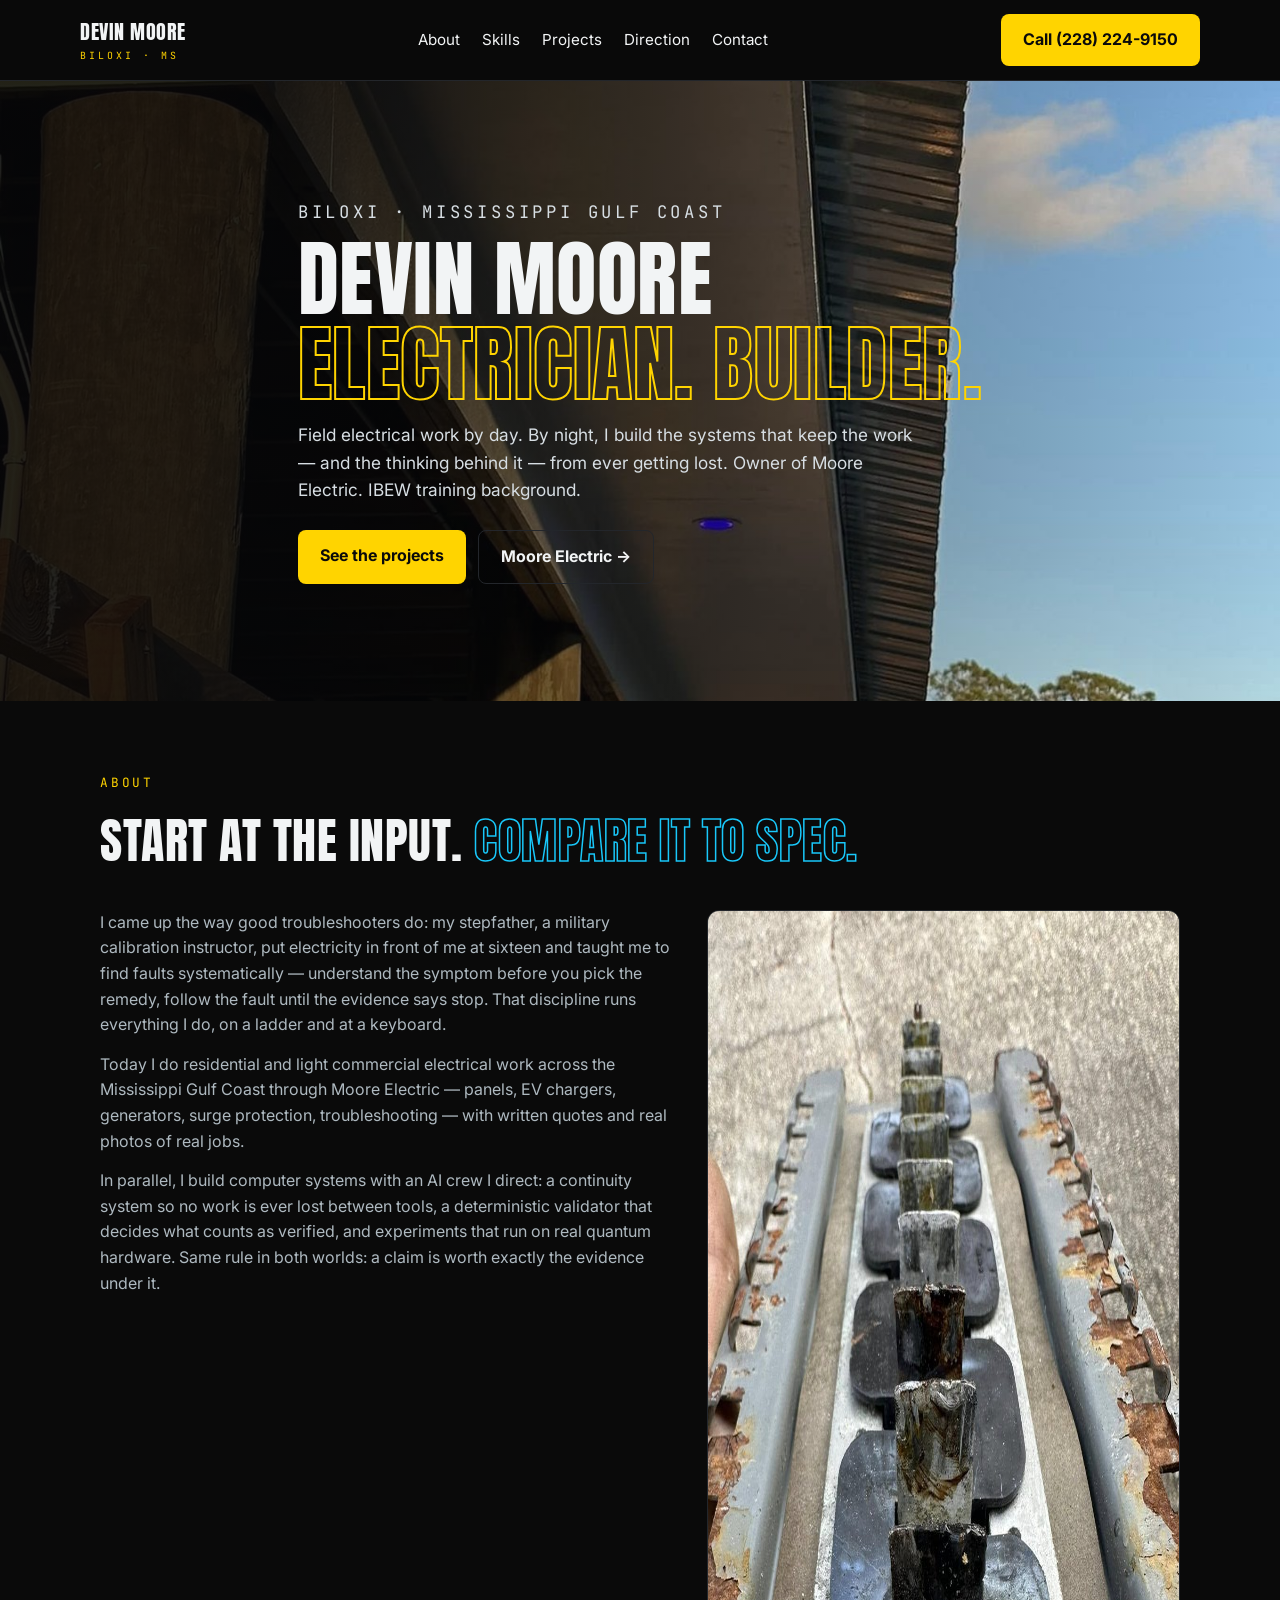
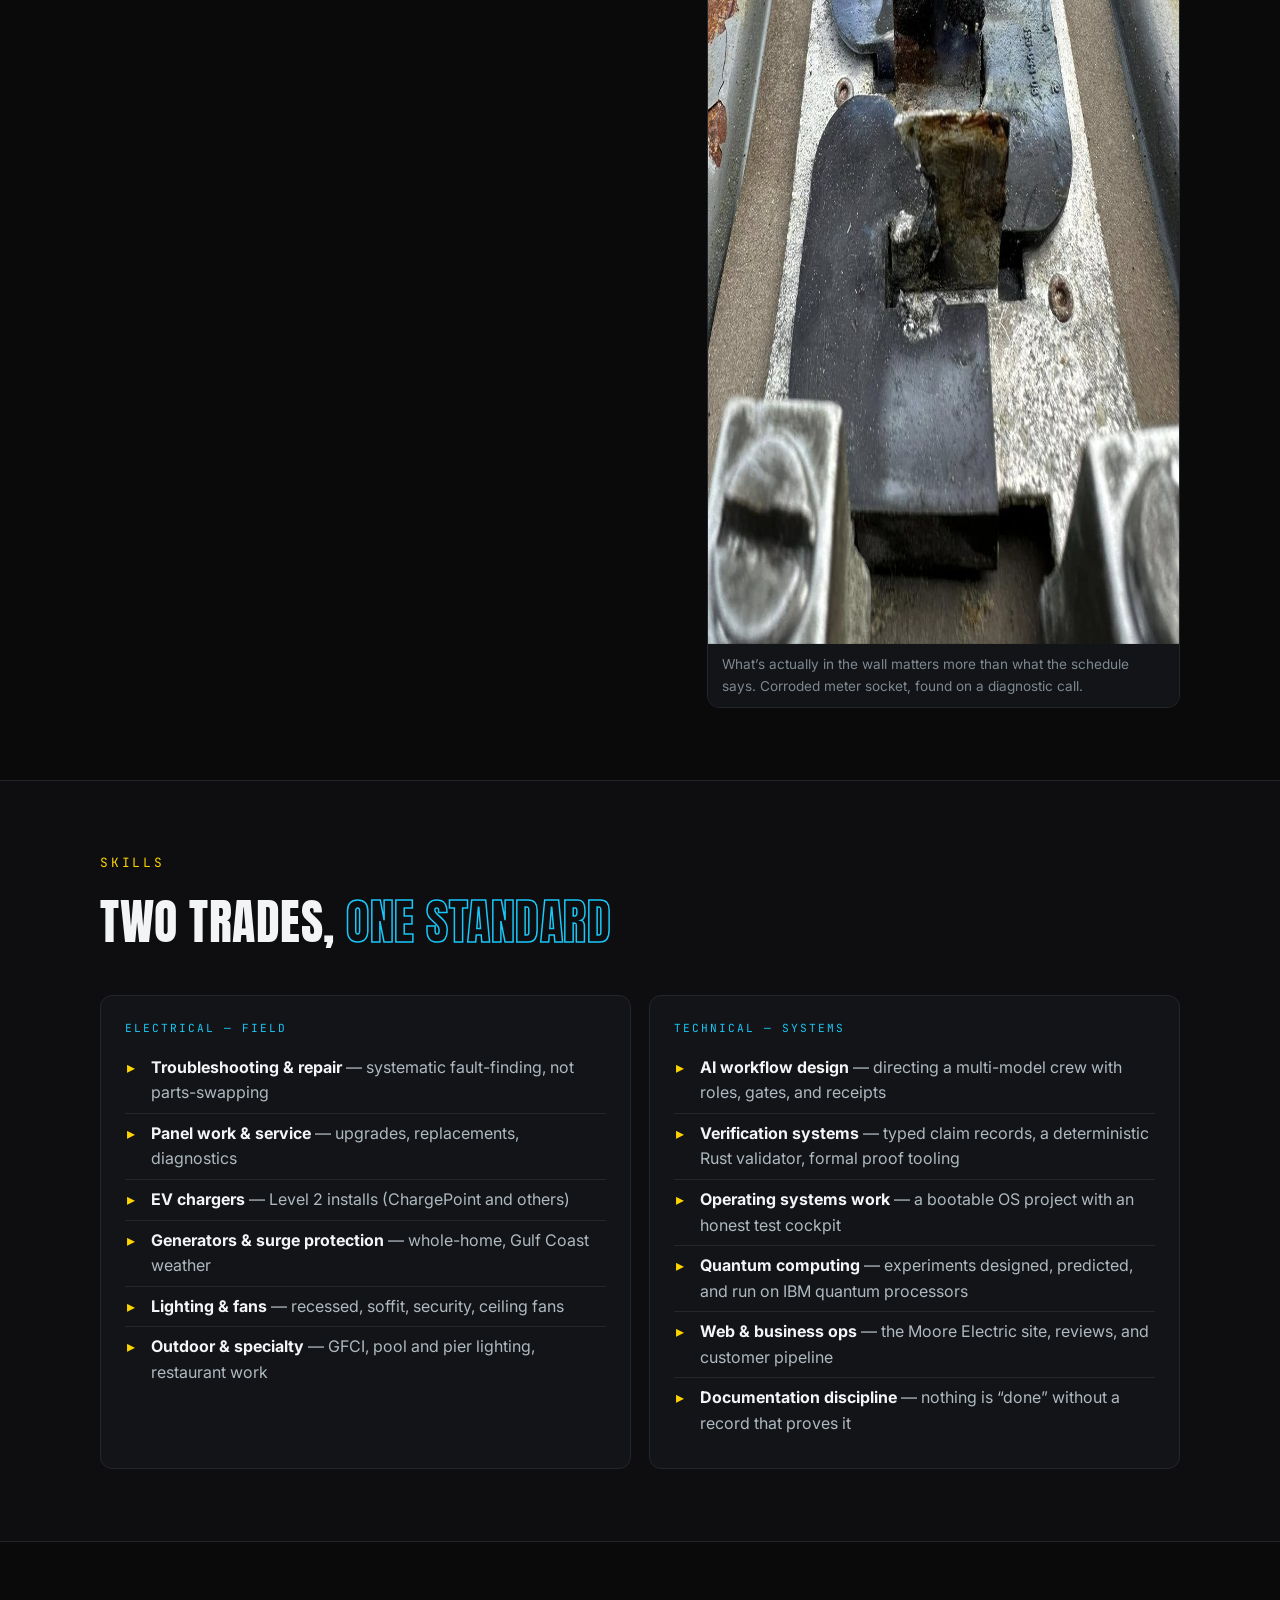
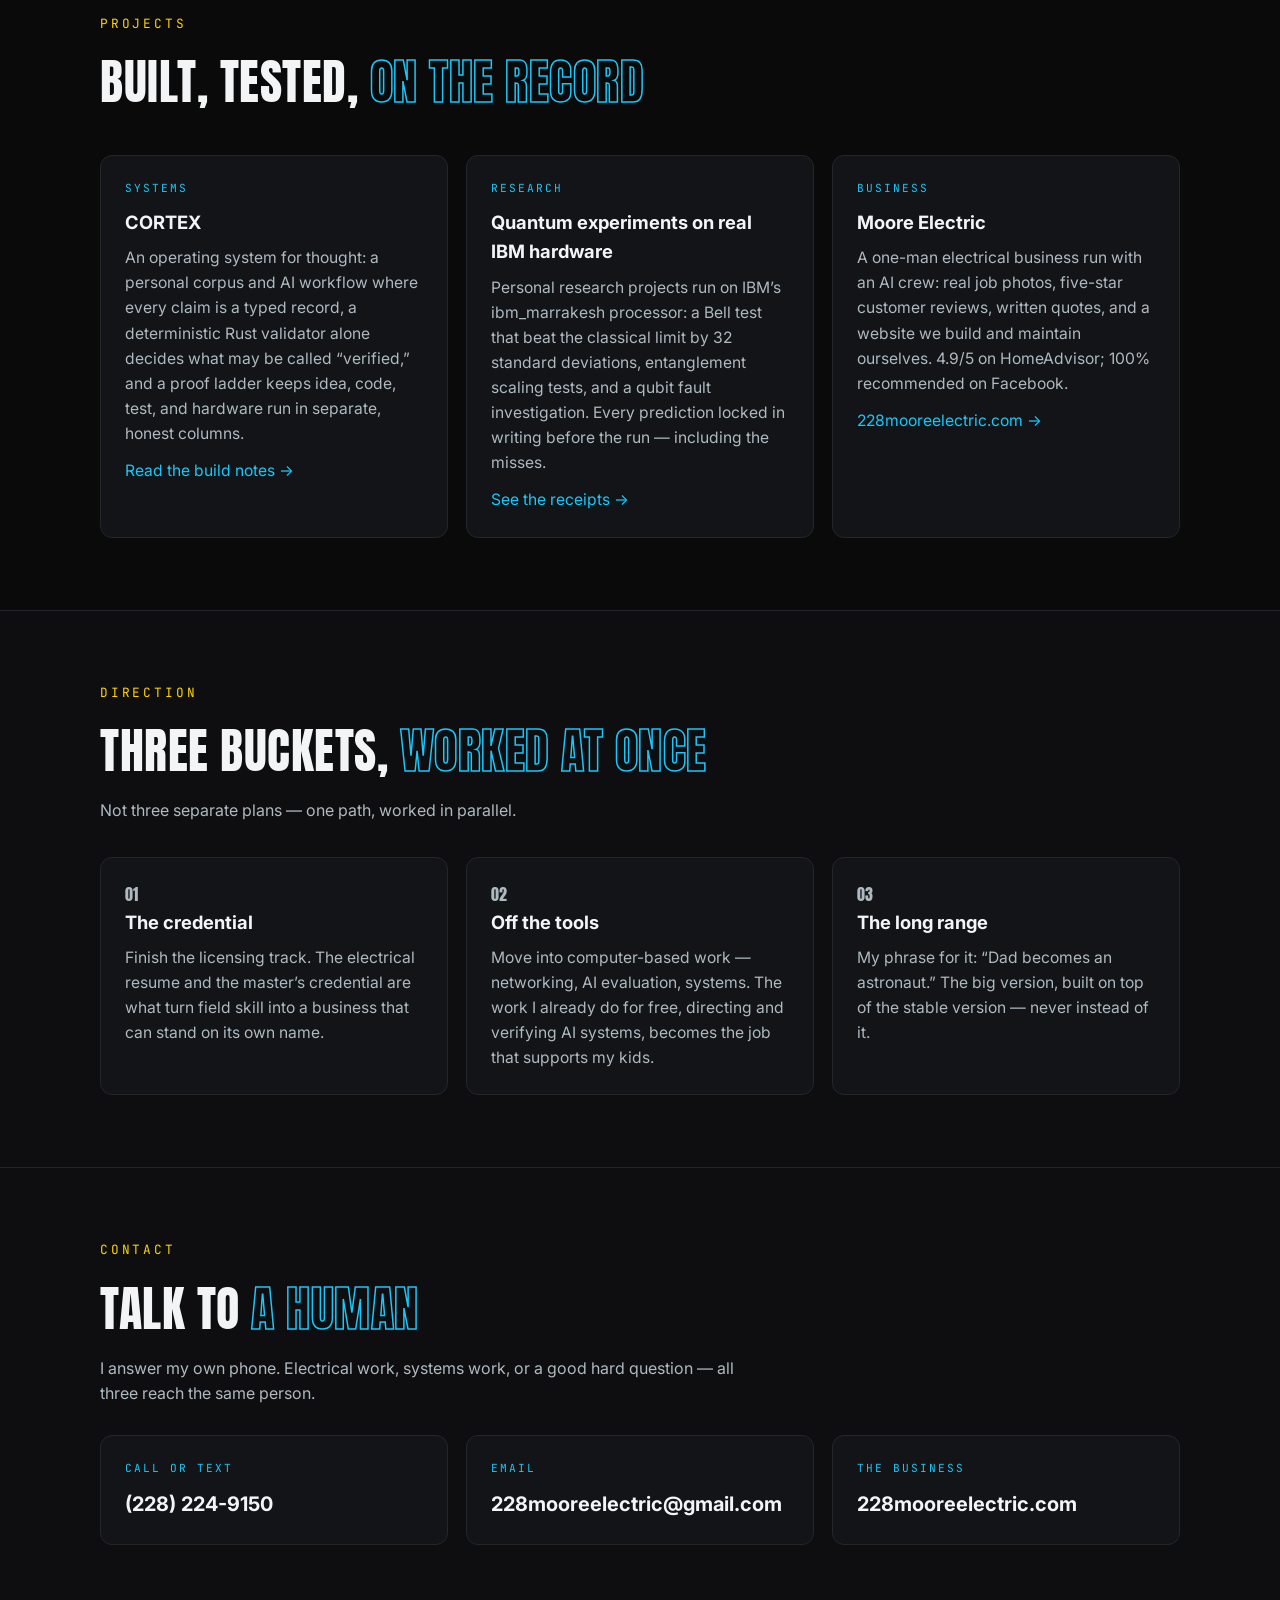
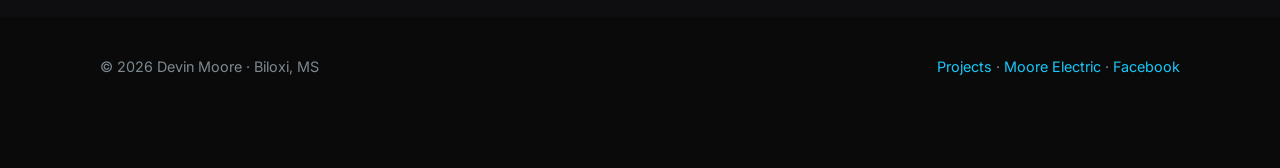
<file: index.html>
<!DOCTYPE html>
<html lang="en">
<head>
<meta charset="UTF-8">
<meta name="viewport" content="width=device-width, initial-scale=1.0">
<title>Devin Moore — Electrician &amp; Builder | Biloxi, MS Gulf Coast</title>
<meta name="description" content="Devin Moore of Biloxi, Mississippi: field electrician with an IBEW training background, owner of Moore Electric, and builder of CORTEX — an AI-assisted operating workflow with verified claim records. Real quantum experiments on IBM hardware.">
<meta property="og:type" content="profile">
<meta property="og:site_name" content="Devin Moore">
<meta property="og:title" content="Devin Moore — Electrician &amp; Builder | Biloxi, MS">
<meta property="og:description" content="Field electrician. Systems thinker. Builder of CORTEX and Moore Electric on the Mississippi Gulf Coast.">
<meta property="og:image" content="https://228mooreelectric.com/devin-moore/img/og-image.jpg">
<meta property="og:image:width" content="1200">
<meta property="og:image:height" content="630">
<meta name="twitter:card" content="summary_large_image">
<meta name="twitter:title" content="Devin Moore — Electrician &amp; Builder | Biloxi, MS">
<meta name="twitter:description" content="Field electrician. Systems thinker. Builder of CORTEX and Moore Electric on the Mississippi Gulf Coast.">
<meta name="twitter:image" content="https://228mooreelectric.com/devin-moore/img/og-image.jpg">
<link rel="preconnect" href="https://fonts.googleapis.com">
<link rel="preconnect" href="https://fonts.gstatic.com" crossorigin>
<link href="https://fonts.googleapis.com/css2?family=Anton&family=Inter:wght@400;500;600;700&family=JetBrains+Mono:wght@400;700&display=swap" rel="stylesheet">
<link rel="stylesheet" href="styles.css">
</head>
<body>
<header class="site">
  <div class="wrap nav">
    <a class="brand" href="index.html">DEVIN MOORE<small>BILOXI · MS</small></a>
    <nav class="links" aria-label="Primary">
      <a href="#about">About</a>
      <a href="#skills">Skills</a>
      <a href="#projects">Projects</a>
      <a href="#direction">Direction</a>
      <a href="#contact">Contact</a>
    </nav>
    <a class="btn btn-volt" href="tel:+12282249150">Call (228) 224-9150</a>
  </div>
</header>

<main>
  <section class="hero" aria-label="Introduction">
    <figure>
      <img src="img/hero.jpg" alt="Pier house soffit at golden hour with blue LED recessed lighting installed by Devin Moore" width="1600" height="900">
      <div class="shade" aria-hidden="true"></div>
      <div class="hero-in">
        <div class="wrap">
          <p class="eyebrow">Biloxi · Mississippi Gulf Coast</p>
          <h1 class="display">Devin Moore<br><span class="stroke">Electrician. Builder.</span></h1>
          <p>Field electrical work by day. By night, I build the systems that keep the work — and the thinking behind it — from ever getting lost. Owner of Moore Electric. IBEW training background.</p>
          <div class="cta-row">
            <a class="btn btn-volt" href="#projects">See the projects</a>
            <a class="btn btn-ghost" href="https://228mooreelectric.com">Moore Electric →</a>
          </div>
        </div>
      </div>
    </figure>
  </section>

  <section id="about">
    <div class="wrap">
      <p class="eyebrow">About</p>
      <h2 class="display">Start at the input. <span class="stroke">Compare it to spec.</span></h2>
      <div class="split">
        <div>
          <p class="sub" style="margin-bottom:14px">I came up the way good troubleshooters do: my stepfather, a military calibration instructor, put electricity in front of me at sixteen and taught me to find faults systematically — understand the symptom before you pick the remedy, follow the fault until the evidence says stop. That discipline runs everything I do, on a ladder and at a keyboard.</p>
          <p class="sub" style="margin-bottom:14px">Today I do residential and light commercial electrical work across the Mississippi Gulf Coast through Moore Electric — panels, EV chargers, generators, surge protection, troubleshooting — with written quotes and real photos of real jobs.</p>
          <p class="sub">In parallel, I build computer systems with an AI crew I direct: a continuity system so no work is ever lost between tools, a deterministic validator that decides what counts as verified, and experiments that run on real quantum hardware. Same rule in both worlds: a claim is worth exactly the evidence under it.</p>
        </div>
        <figure>
          <img src="img/meter.jpg" alt="Close-up of heat-damaged, corroded meter socket contacts found during a diagnostic call" width="1000" height="1333" loading="lazy">
          <figcaption>What&rsquo;s actually in the wall matters more than what the schedule says. Corroded meter socket, found on a diagnostic call.</figcaption>
        </figure>
      </div>
    </div>
  </section>

  <section id="skills" style="background:var(--panel2);border-top:1px solid var(--line);border-bottom:1px solid var(--line)">
    <div class="wrap">
      <p class="eyebrow">Skills</p>
      <h2 class="display">Two trades, <span class="stroke">one standard</span></h2>
      <div class="grid c2">
        <div class="card">
          <span class="tag">Electrical — field</span>
          <ul class="ticks">
            <li><strong>Troubleshooting &amp; repair</strong> — systematic fault-finding, not parts-swapping</li>
            <li><strong>Panel work &amp; service</strong> — upgrades, replacements, diagnostics</li>
            <li><strong>EV chargers</strong> — Level 2 installs (ChargePoint and others)</li>
            <li><strong>Generators &amp; surge protection</strong> — whole-home, Gulf Coast weather</li>
            <li><strong>Lighting &amp; fans</strong> — recessed, soffit, security, ceiling fans</li>
            <li><strong>Outdoor &amp; specialty</strong> — GFCI, pool and pier lighting, restaurant work</li>
          </ul>
        </div>
        <div class="card">
          <span class="tag">Technical — systems</span>
          <ul class="ticks">
            <li><strong>AI workflow design</strong> — directing a multi-model crew with roles, gates, and receipts</li>
            <li><strong>Verification systems</strong> — typed claim records, a deterministic Rust validator, formal proof tooling</li>
            <li><strong>Operating systems work</strong> — a bootable OS project with an honest test cockpit</li>
            <li><strong>Quantum computing</strong> — experiments designed, predicted, and run on IBM quantum processors</li>
            <li><strong>Web &amp; business ops</strong> — the Moore Electric site, reviews, and customer pipeline</li>
            <li><strong>Documentation discipline</strong> — nothing is &ldquo;done&rdquo; without a record that proves it</li>
          </ul>
        </div>
      </div>
    </div>
  </section>

  <section id="projects">
    <div class="wrap">
      <p class="eyebrow">Projects</p>
      <h2 class="display">Built, tested, <span class="stroke">on the record</span></h2>
      <div class="grid c3">
        <article class="card">
          <span class="tag">Systems</span>
          <h3>CORTEX</h3>
          <p>An operating system for thought: a personal corpus and AI workflow where every claim is a typed record, a deterministic Rust validator alone decides what may be called &ldquo;verified,&rdquo; and a proof ladder keeps idea, code, test, and hardware run in separate, honest columns.</p>
          <p style="margin-top:12px"><a href="projects.html#cortex">Read the build notes →</a></p>
        </article>
        <article class="card">
          <span class="tag">Research</span>
          <h3>Quantum experiments on real IBM hardware</h3>
          <p>Personal research projects run on IBM&rsquo;s ibm_marrakesh processor: a Bell test that beat the classical limit by 32 standard deviations, entanglement scaling tests, and a qubit fault investigation. Every prediction locked in writing before the run — including the misses.</p>
          <p style="margin-top:12px"><a href="projects.html#quantum">See the receipts →</a></p>
        </article>
        <article class="card">
          <span class="tag">Business</span>
          <h3>Moore Electric</h3>
          <p>A one-man electrical business run with an AI crew: real job photos, five-star customer reviews, written quotes, and a website we build and maintain ourselves. 4.9/5 on HomeAdvisor; 100% recommended on Facebook.</p>
          <p style="margin-top:12px"><a href="https://228mooreelectric.com">228mooreelectric.com →</a></p>
        </article>
      </div>
    </div>
  </section>

  <section id="direction" style="background:var(--panel2);border-top:1px solid var(--line);border-bottom:1px solid var(--line)">
    <div class="wrap">
      <p class="eyebrow">Direction</p>
      <h2 class="display">Three buckets, <span class="stroke">worked at once</span></h2>
      <p class="sub">Not three separate plans — one path, worked in parallel.</p>
      <div class="grid c3">
        <div class="card">
          <p class="bucket-num">01</p>
          <h3>The credential</h3>
          <p>Finish the licensing track. The electrical resume and the master&rsquo;s credential are what turn field skill into a business that can stand on its own name.</p>
        </div>
        <div class="card">
          <p class="bucket-num">02</p>
          <h3>Off the tools</h3>
          <p>Move into computer-based work — networking, AI evaluation, systems. The work I already do for free, directing and verifying AI systems, becomes the job that supports my kids.</p>
        </div>
        <div class="card">
          <p class="bucket-num">03</p>
          <h3>The long range</h3>
          <p>My phrase for it: &ldquo;Dad becomes an astronaut.&rdquo; The big version, built on top of the stable version — never instead of it.</p>
        </div>
      </div>
    </div>
  </section>

  <section id="contact" class="contact-band" style="border:0">
    <div class="wrap">
      <p class="eyebrow">Contact</p>
      <h2 class="display">Talk to <span class="stroke">a human</span></h2>
      <p class="sub">I answer my own phone. Electrical work, systems work, or a good hard question — all three reach the same person.</p>
      <div class="contact-grid">
        <div class="card"><span class="tag">Call or text</span><a class="big" href="tel:+12282249150">(228) 224-9150</a></div>
        <div class="card"><span class="tag">Email</span><a class="big" href="mailto:228mooreelectric@gmail.com">228mooreelectric@gmail.com</a></div>
        <div class="card"><span class="tag">The business</span><a class="big" href="https://228mooreelectric.com">228mooreelectric.com</a></div>
      </div>
    </div>
  </section>
</main>

<footer class="site">
  <div class="wrap row">
    <span>© 2026 Devin Moore · Biloxi, MS</span>
    <span><a href="projects.html">Projects</a> · <a href="https://228mooreelectric.com">Moore Electric</a> · <a href="https://www.facebook.com/228MooreElectric">Facebook</a></span>
  </div>
</footer>

<div class="callbar" role="navigation" aria-label="Quick contact">
  <a href="tel:+12282249150">Call (228) 224-9150</a>
  <a href="sms:+12282249150">Text</a>
</div>
</body>
</html>
</file>
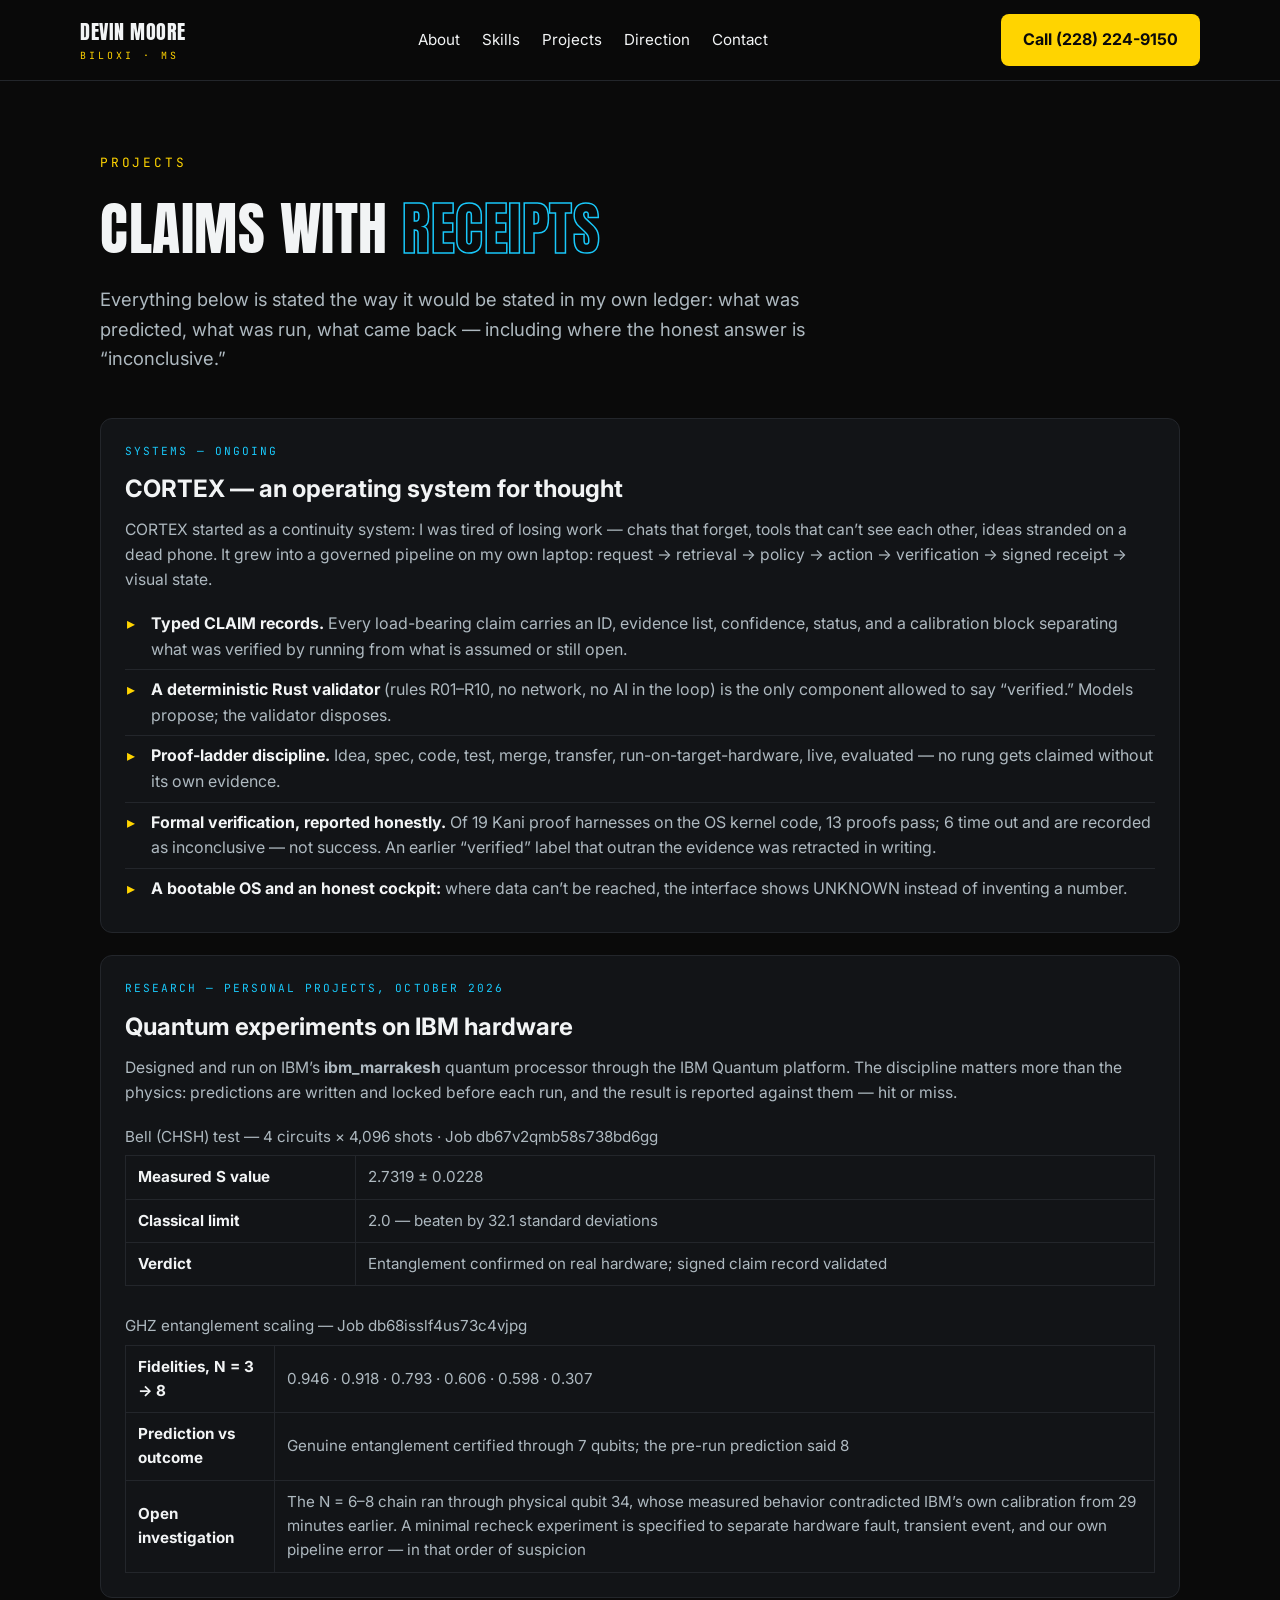
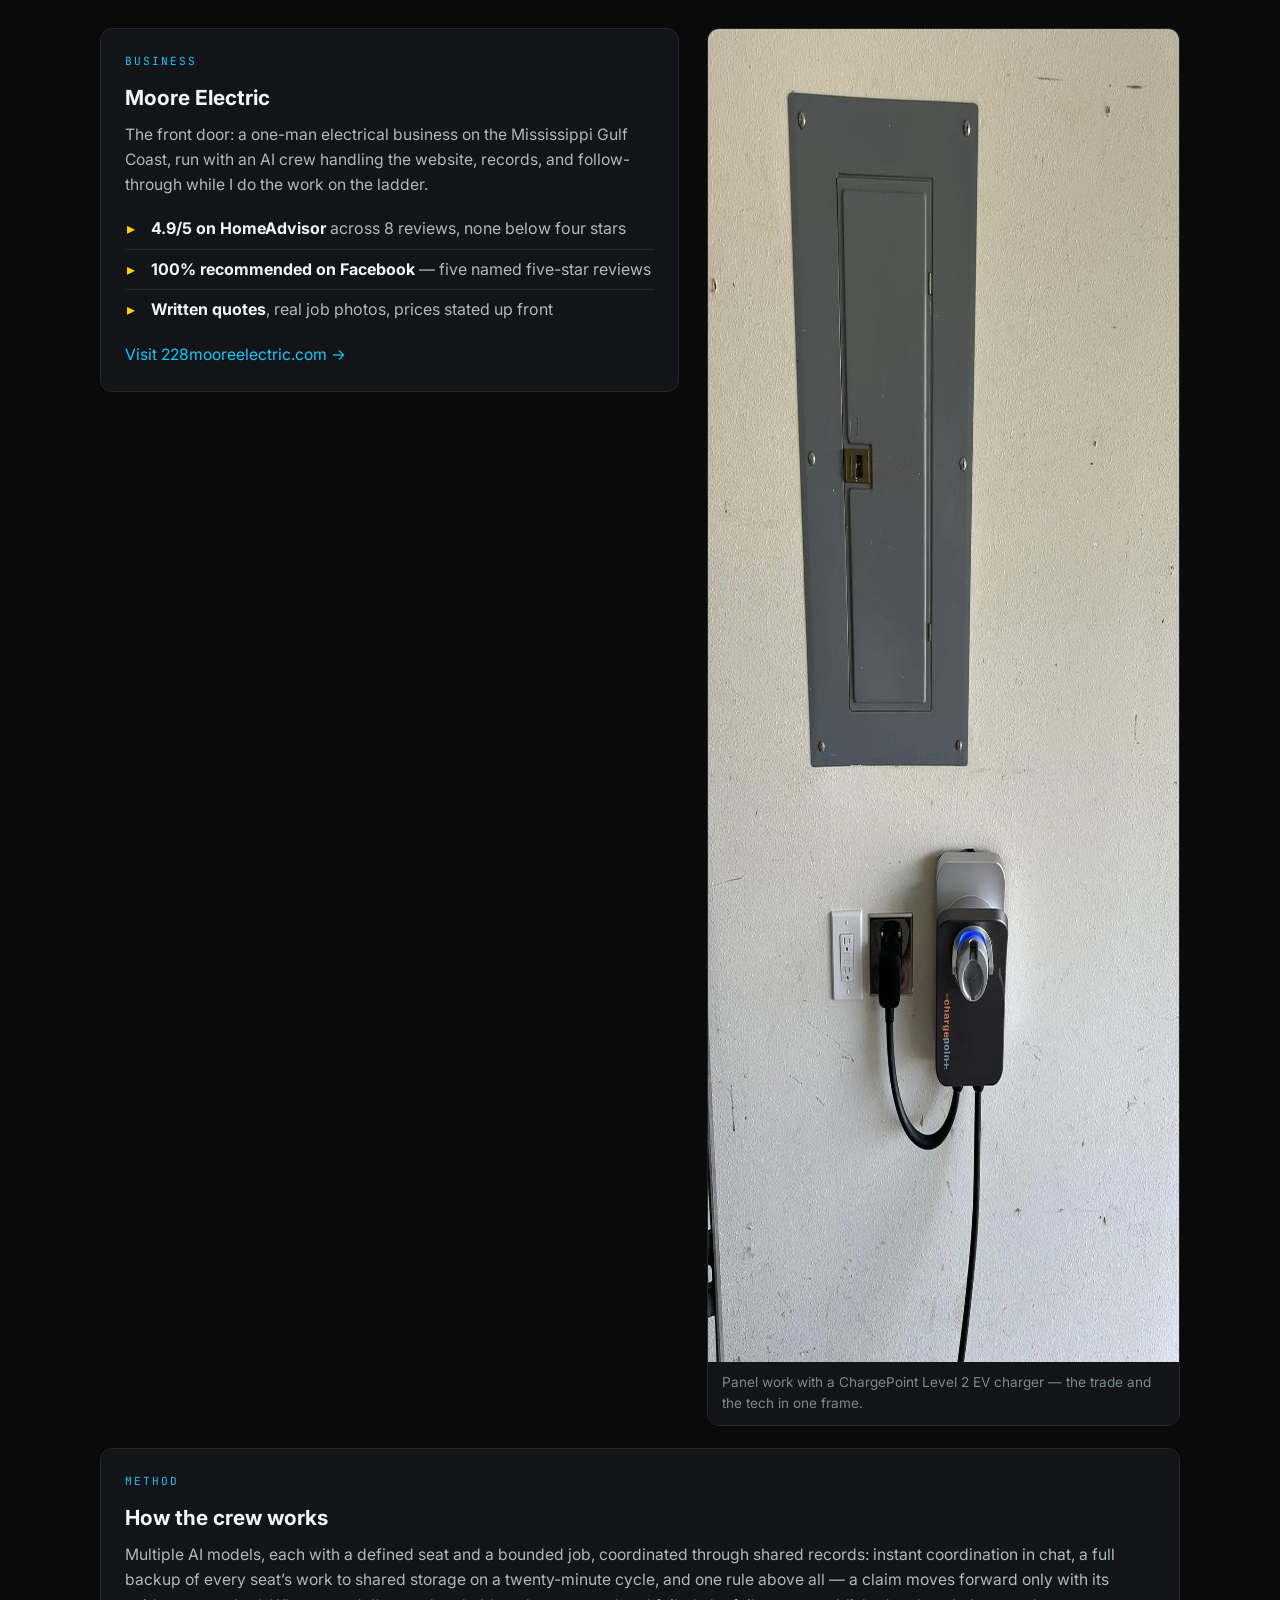
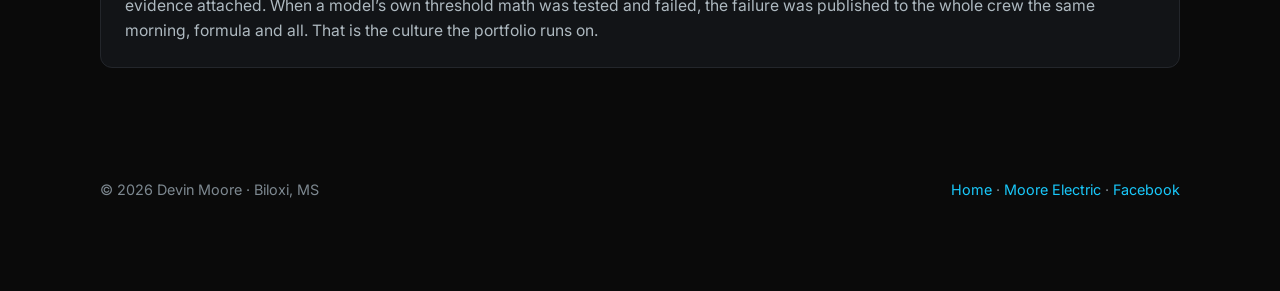
<file: projects.html>
<!DOCTYPE html>
<html lang="en">
<head>
<meta charset="UTF-8">
<meta name="viewport" content="width=device-width, initial-scale=1.0">
<title>Projects — Devin Moore | CORTEX, Quantum Experiments, Moore Electric</title>
<meta name="description" content="Build notes and receipts: CORTEX (typed claim records, deterministic Rust validator), quantum experiments on IBM's ibm_marrakesh with predictions locked before each run, and Moore Electric.">
<meta property="og:type" content="website">
<meta property="og:site_name" content="Devin Moore">
<meta property="og:title" content="Projects — Devin Moore">
<meta property="og:description" content="CORTEX, real IBM quantum experiments with locked predictions, and Moore Electric. Claims with receipts.">
<meta property="og:image" content="https://228mooreelectric.com/devin-moore/img/og-image.jpg">
<meta property="og:image:width" content="1200">
<meta property="og:image:height" content="630">
<meta name="twitter:card" content="summary_large_image">
<meta name="twitter:title" content="Projects — Devin Moore">
<meta name="twitter:description" content="CORTEX, real IBM quantum experiments with locked predictions, and Moore Electric. Claims with receipts.">
<meta name="twitter:image" content="https://228mooreelectric.com/devin-moore/img/og-image.jpg">
<link rel="preconnect" href="https://fonts.googleapis.com">
<link rel="preconnect" href="https://fonts.gstatic.com" crossorigin>
<link href="https://fonts.googleapis.com/css2?family=Anton&family=Inter:wght@400;500;600;700&family=JetBrains+Mono:wght@400;700&display=swap" rel="stylesheet">
<link rel="stylesheet" href="styles.css">
</head>
<body>
<header class="site">
  <div class="wrap nav">
    <a class="brand" href="index.html">DEVIN MOORE<small>BILOXI · MS</small></a>
    <nav class="links" aria-label="Primary">
      <a href="index.html#about">About</a>
      <a href="index.html#skills">Skills</a>
      <a href="index.html#projects">Projects</a>
      <a href="index.html#direction">Direction</a>
      <a href="index.html#contact">Contact</a>
    </nav>
    <a class="btn btn-volt" href="tel:+12282249150">Call (228) 224-9150</a>
  </div>
</header>

<main>
  <section aria-label="Projects">
    <div class="wrap">
      <p class="eyebrow">Projects</p>
      <h1 class="display" style="font-size:clamp(2.2rem,6vw,3.6rem);margin:10px 0 10px">Claims with <span style="color:transparent;-webkit-text-stroke:1.5px var(--blue)">receipts</span></h1>
      <p class="lede">Everything below is stated the way it would be stated in my own ledger: what was predicted, what was run, what came back — including where the honest answer is &ldquo;inconclusive.&rdquo;</p>

      <article id="cortex" class="card" style="margin-top:44px">
        <span class="tag">Systems — ongoing</span>
        <h3 style="font-size:1.5rem">CORTEX — an operating system for thought</h3>
        <p style="margin-bottom:12px">CORTEX started as a continuity system: I was tired of losing work — chats that forget, tools that can&rsquo;t see each other, ideas stranded on a dead phone. It grew into a governed pipeline on my own laptop: request → retrieval → policy → action → verification → signed receipt → visual state.</p>
        <ul class="ticks">
          <li><strong>Typed CLAIM records.</strong> Every load-bearing claim carries an ID, evidence list, confidence, status, and a calibration block separating what was verified by running from what is assumed or still open.</li>
          <li><strong>A deterministic Rust validator</strong> (rules R01–R10, no network, no AI in the loop) is the only component allowed to say &ldquo;verified.&rdquo; Models propose; the validator disposes.</li>
          <li><strong>Proof-ladder discipline.</strong> Idea, spec, code, test, merge, transfer, run-on-target-hardware, live, evaluated — no rung gets claimed without its own evidence.</li>
          <li><strong>Formal verification, reported honestly.</strong> Of 19 Kani proof harnesses on the OS kernel code, 13 proofs pass; 6 time out and are recorded as inconclusive — not success. An earlier &ldquo;verified&rdquo; label that outran the evidence was retracted in writing.</li>
          <li><strong>A bootable OS and an honest cockpit:</strong> where data can&rsquo;t be reached, the interface shows UNKNOWN instead of inventing a number.</li>
        </ul>
      </article>

      <article id="quantum" class="card" style="margin-top:22px">
        <span class="tag">Research — personal projects, October 2026</span>
        <h3 style="font-size:1.5rem">Quantum experiments on IBM hardware</h3>
        <p style="margin-bottom:12px">Designed and run on IBM&rsquo;s <strong>ibm_marrakesh</strong> quantum processor through the IBM Quantum platform. The discipline matters more than the physics: predictions are written and locked before each run, and the result is reported against them — hit or miss.</p>
        <table class="data">
          <caption style="text-align:left;padding:6px 0;color:var(--sub)">Bell (CHSH) test — 4 circuits × 4,096 shots · Job db67v2qmb58s738bd6gg</caption>
          <tr><th scope="row">Measured S value</th><td>2.7319 ± 0.0228</td></tr>
          <tr><th scope="row">Classical limit</th><td>2.0 — beaten by 32.1 standard deviations</td></tr>
          <tr><th scope="row">Verdict</th><td>Entanglement confirmed on real hardware; signed claim record validated</td></tr>
        </table>
        <table class="data">
          <caption style="text-align:left;padding:14px 0 6px;color:var(--sub)">GHZ entanglement scaling — Job db68isslf4us73c4vjpg</caption>
          <tr><th scope="row">Fidelities, N = 3 → 8</th><td>0.946 · 0.918 · 0.793 · 0.606 · 0.598 · 0.307</td></tr>
          <tr><th scope="row">Prediction vs outcome</th><td>Genuine entanglement certified through 7 qubits; the pre-run prediction said 8</td></tr>
          <tr><th scope="row">Open investigation</th><td>The N = 6–8 chain ran through physical qubit 34, whose measured behavior contradicted IBM&rsquo;s own calibration from 29 minutes earlier. A minimal recheck experiment is specified to separate hardware fault, transient event, and our own pipeline error — in that order of suspicion</td></tr>
        </table>
      </article>

      <div class="split">
        <article class="card">
          <span class="tag">Business</span>
          <h3 style="font-size:1.3rem">Moore Electric</h3>
          <p style="margin-bottom:12px">The front door: a one-man electrical business on the Mississippi Gulf Coast, run with an AI crew handling the website, records, and follow-through while I do the work on the ladder.</p>
          <ul class="ticks">
            <li><strong>4.9/5 on HomeAdvisor</strong> across 8 reviews, none below four stars</li>
            <li><strong>100% recommended on Facebook</strong> — five named five-star reviews</li>
            <li><strong>Written quotes</strong>, real job photos, prices stated up front</li>
          </ul>
          <p style="margin-top:12px"><a href="https://228mooreelectric.com">Visit 228mooreelectric.com →</a></p>
        </article>
        <figure>
          <img src="img/panel-ev.jpg" alt="Electrical panel with a ChargePoint Level 2 EV charger and GFCI outlet installed below it" width="1000" height="1333" loading="lazy">
          <figcaption>Panel work with a ChargePoint Level 2 EV charger — the trade and the tech in one frame.</figcaption>
        </figure>
      </div>

      <article class="card" style="margin-top:22px">
        <span class="tag">Method</span>
        <h3 style="font-size:1.3rem">How the crew works</h3>
        <p>Multiple AI models, each with a defined seat and a bounded job, coordinated through shared records: instant coordination in chat, a full backup of every seat&rsquo;s work to shared storage on a twenty-minute cycle, and one rule above all — a claim moves forward only with its evidence attached. When a model&rsquo;s own threshold math was tested and failed, the failure was published to the whole crew the same morning, formula and all. That is the culture the portfolio runs on.</p>
      </article>
    </div>
  </section>
</main>

<footer class="site">
  <div class="wrap row">
    <span>© 2026 Devin Moore · Biloxi, MS</span>
    <span><a href="index.html">Home</a> · <a href="https://228mooreelectric.com">Moore Electric</a> · <a href="https://www.facebook.com/228MooreElectric">Facebook</a></span>
  </div>
</footer>

<div class="callbar" role="navigation" aria-label="Quick contact">
  <a href="tel:+12282249150">Call (228) 224-9150</a>
  <a href="sms:+12282249150">Text</a>
</div>
</body>
</html>
</file>
<file: styles.css>
/* Devin Moore — personal portfolio. Dark theme echoing 228mooreelectric.com */
:root{
  --bg:#0a0a0a; --panel:#121417; --panel2:#0e0e10; --line:#23262b;
  --blue:#19c8fa; --volt:#ffd400; --text:#f2f4f5; --sub:#aeb9c0; --dim:#7d8890;
  --max:1120px;
}
*{margin:0;padding:0;box-sizing:border-box}
html{scroll-behavior:smooth}
body{background:var(--bg);color:var(--text);font-family:'Inter',system-ui,sans-serif;line-height:1.6;overflow-x:hidden}
img{max-width:100%;display:block}
a{color:var(--blue);text-decoration:none}
a:hover{text-decoration:underline}
.wrap{max-width:var(--max);margin:0 auto;padding:0 20px}
.display{font-family:'Anton',sans-serif;letter-spacing:.5px;text-transform:uppercase;font-weight:400}
.eyebrow{font-family:'JetBrains Mono',monospace;font-size:.8rem;letter-spacing:.22em;text-transform:uppercase;color:var(--volt)}
.lede{font-size:1.15rem;color:var(--sub);max-width:62ch}
section{padding:72px 0}
h2.display{font-size:clamp(1.9rem,5vw,3rem);margin:10px 0 8px}
h2 .stroke{color:transparent;-webkit-text-stroke:1.5px var(--blue)}
.sub{color:var(--sub);max-width:66ch}

/* header */
header.site{position:sticky;top:0;z-index:50;background:rgba(10,10,10,.92);backdrop-filter:blur(8px);border-bottom:1px solid var(--line)}
.nav{display:flex;align-items:center;justify-content:space-between;gap:16px;padding:14px 0}
.brand{font-family:'Anton',sans-serif;font-size:1.25rem;color:var(--text);letter-spacing:.5px}
.brand small{display:block;font-family:'JetBrains Mono',monospace;font-size:.62rem;letter-spacing:.3em;color:var(--volt)}
.brand:hover{text-decoration:none}
nav.links{display:flex;gap:22px;flex-wrap:wrap}
nav.links a{color:var(--text);font-size:.95rem}
nav.links a:hover{color:var(--blue);text-decoration:none}
.btn{display:inline-block;padding:13px 22px;border-radius:8px;font-weight:700;min-height:48px}
.btn:hover{text-decoration:none;filter:brightness(1.08)}
.btn-volt{background:var(--volt);color:#0a0a0a}
.btn-blue{background:var(--blue);color:#06222c}
.btn-ghost{border:1px solid var(--line);color:var(--text)}

/* hero */
.hero{position:relative;padding:0}
.hero figure{position:relative}
.hero img{width:100%;height:min(72vh,620px);object-fit:cover}
.hero .shade{position:absolute;inset:0;background:linear-gradient(90deg,rgba(5,6,8,.88) 22%,rgba(5,6,8,.35) 60%,rgba(5,6,8,.05))}
.hero .hero-in{position:absolute;inset:0;display:flex;align-items:center}
.hero h1{font-size:clamp(2.6rem,8vw,5.2rem);line-height:1.02;margin:12px 0 14px}
.hero h1 .stroke{color:transparent;-webkit-text-stroke:2px var(--volt)}
.hero p{max-width:56ch;color:#d7dee3;font-size:1.08rem}
.hero .cta-row{display:flex;gap:12px;flex-wrap:wrap;margin-top:26px}

/* cards & grids */
.grid{display:grid;gap:18px;margin-top:34px}
.grid.c2{grid-template-columns:repeat(2,1fr)}
.grid.c3{grid-template-columns:repeat(3,1fr)}
@media(max-width:860px){.grid.c2,.grid.c3{grid-template-columns:1fr}}
.card{background:var(--panel);border:1px solid var(--line);border-radius:12px;padding:24px}
.card h3{font-size:1.15rem;margin-bottom:8px}
.card p{color:var(--sub);font-size:.98rem}
.card .tag{font-family:'JetBrains Mono',monospace;font-size:.7rem;letter-spacing:.18em;text-transform:uppercase;color:var(--blue);display:block;margin-bottom:10px}
ul.ticks{list-style:none;margin-top:6px}
ul.ticks li{padding:7px 0 7px 26px;position:relative;color:var(--sub);border-bottom:1px solid var(--line)}
ul.ticks li:last-child{border-bottom:0}
ul.ticks li::before{content:"▸";position:absolute;left:2px;color:var(--volt)}
ul.ticks li strong{color:var(--text)}
.split{display:grid;grid-template-columns:1.1fr .9fr;gap:28px;align-items:start;margin-top:30px}
@media(max-width:860px){.split{grid-template-columns:1fr}}
.split figure{border-radius:12px;overflow:hidden;border:1px solid var(--line)}
.split figcaption{padding:10px 14px;background:var(--panel);color:var(--dim);font-size:.85rem}
.bucket-num{font-family:'Anton',sans-serif;font-size:2rem;color:var(--volt)}
table.data{width:100%;border-collapse:collapse;margin-top:14px;font-size:.95rem}
table.data th,table.data td{border:1px solid var(--line);padding:9px 12px;text-align:left}
table.data th{background:var(--panel);color:var(--text)}
table.data td{color:var(--sub)}

/* contact + footer */
.contact-band{background:var(--panel2);border-top:1px solid var(--line);border-bottom:1px solid var(--line)}
.contact-grid{display:grid;grid-template-columns:repeat(3,1fr);gap:18px;margin-top:28px}
@media(max-width:860px){.contact-grid{grid-template-columns:1fr}}
.contact-grid .card a.big{font-size:1.25rem;font-weight:700;color:var(--text)}
footer.site{padding:38px 0 90px;color:var(--dim);font-size:.9rem}
footer.site .row{display:flex;justify-content:space-between;gap:14px;flex-wrap:wrap}
.callbar{position:fixed;left:0;right:0;bottom:0;display:none;background:#0d0f11;border-top:2px solid var(--volt);z-index:60}
.callbar a{flex:1;text-align:center;padding:15px;font-weight:700;color:var(--text)}
.callbar a:first-child{background:var(--volt);color:#0a0a0a}
@media(max-width:768px){.callbar{display:flex}}
@media(prefers-reduced-motion:reduce){html{scroll-behavior:auto}}
</file>
